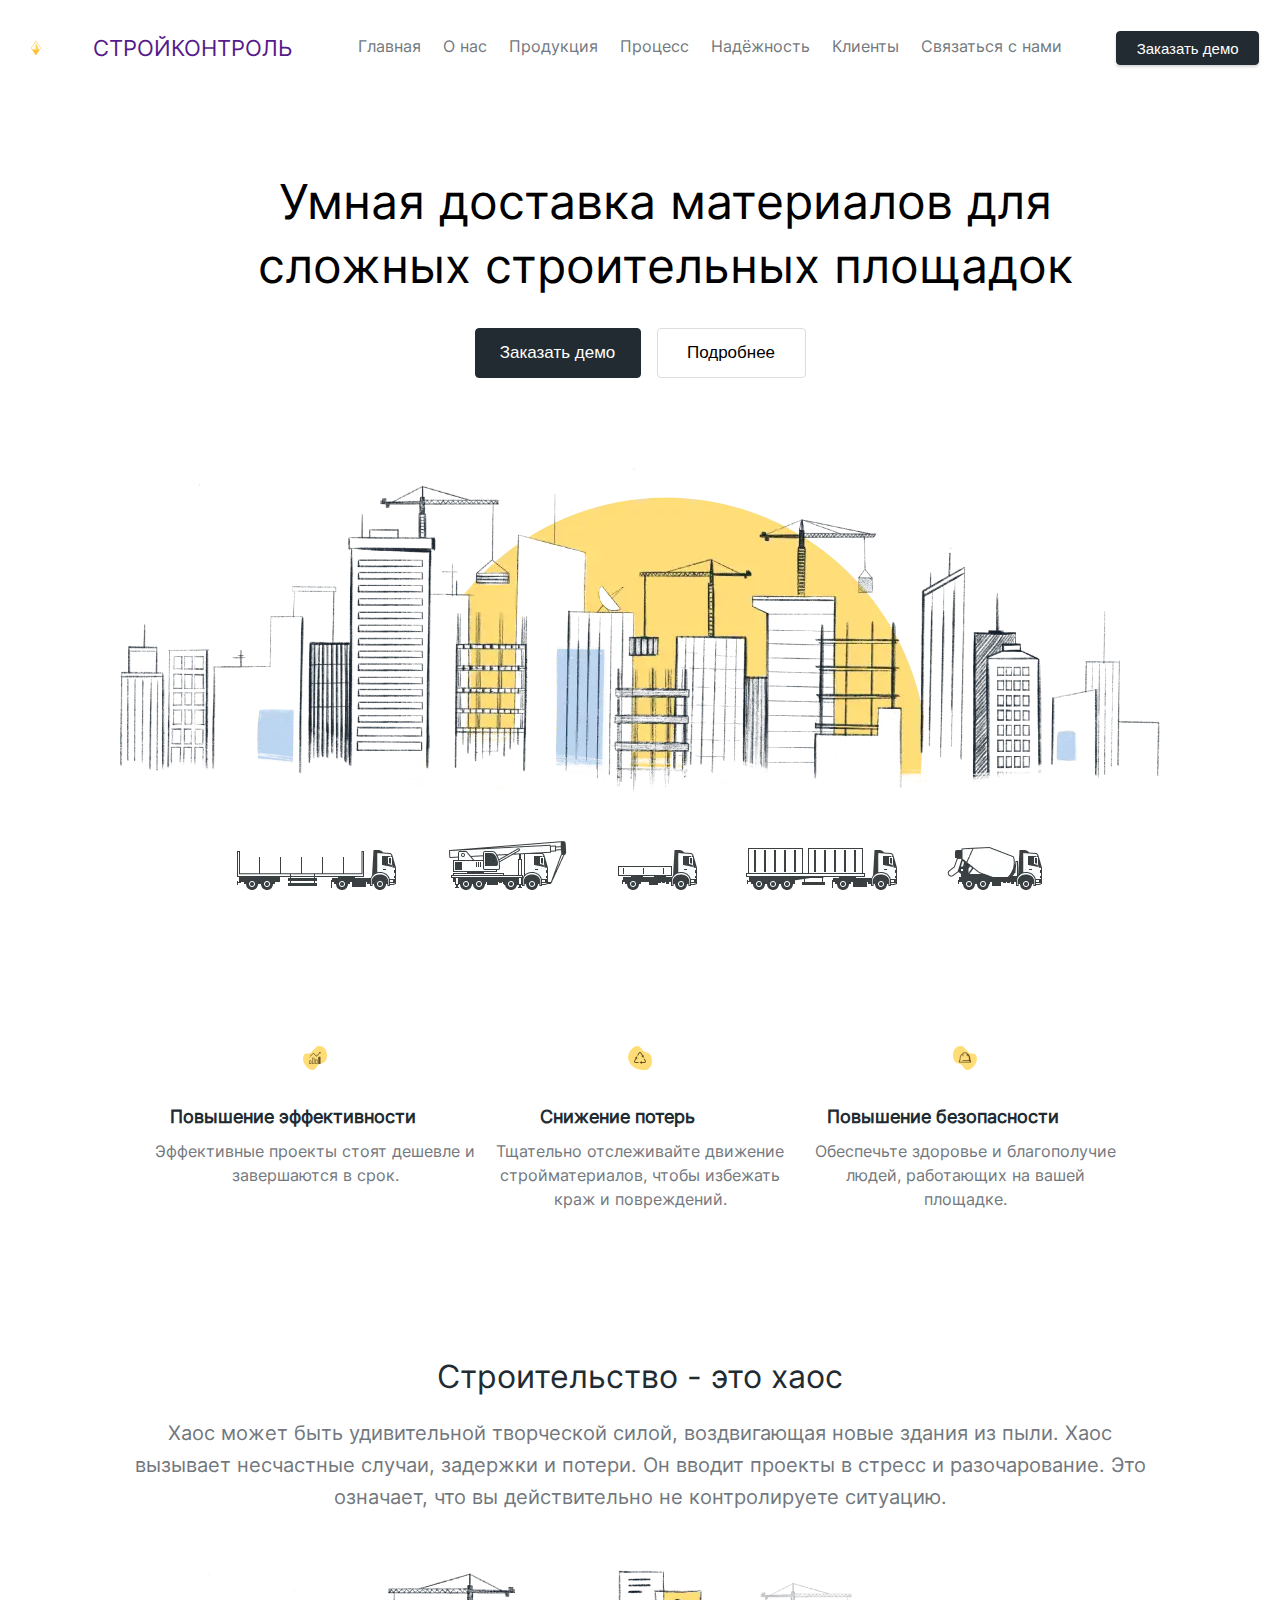
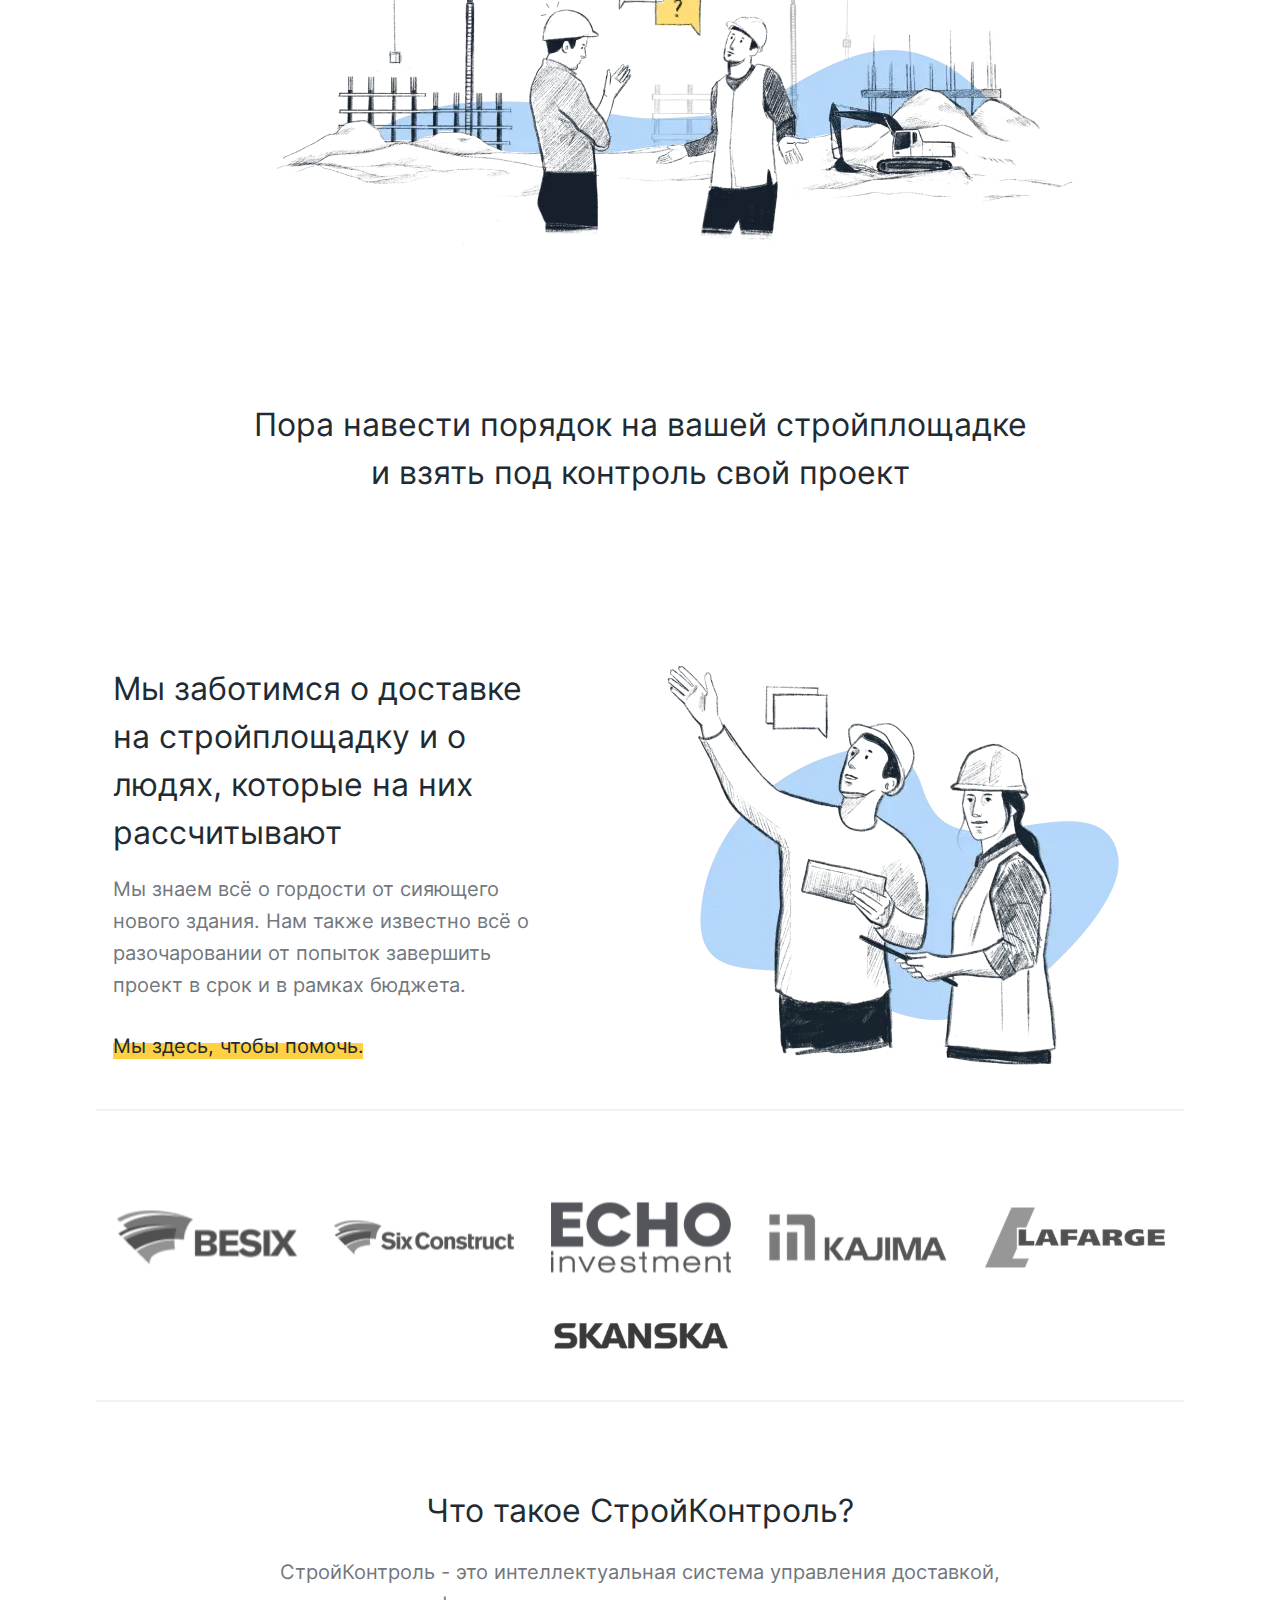
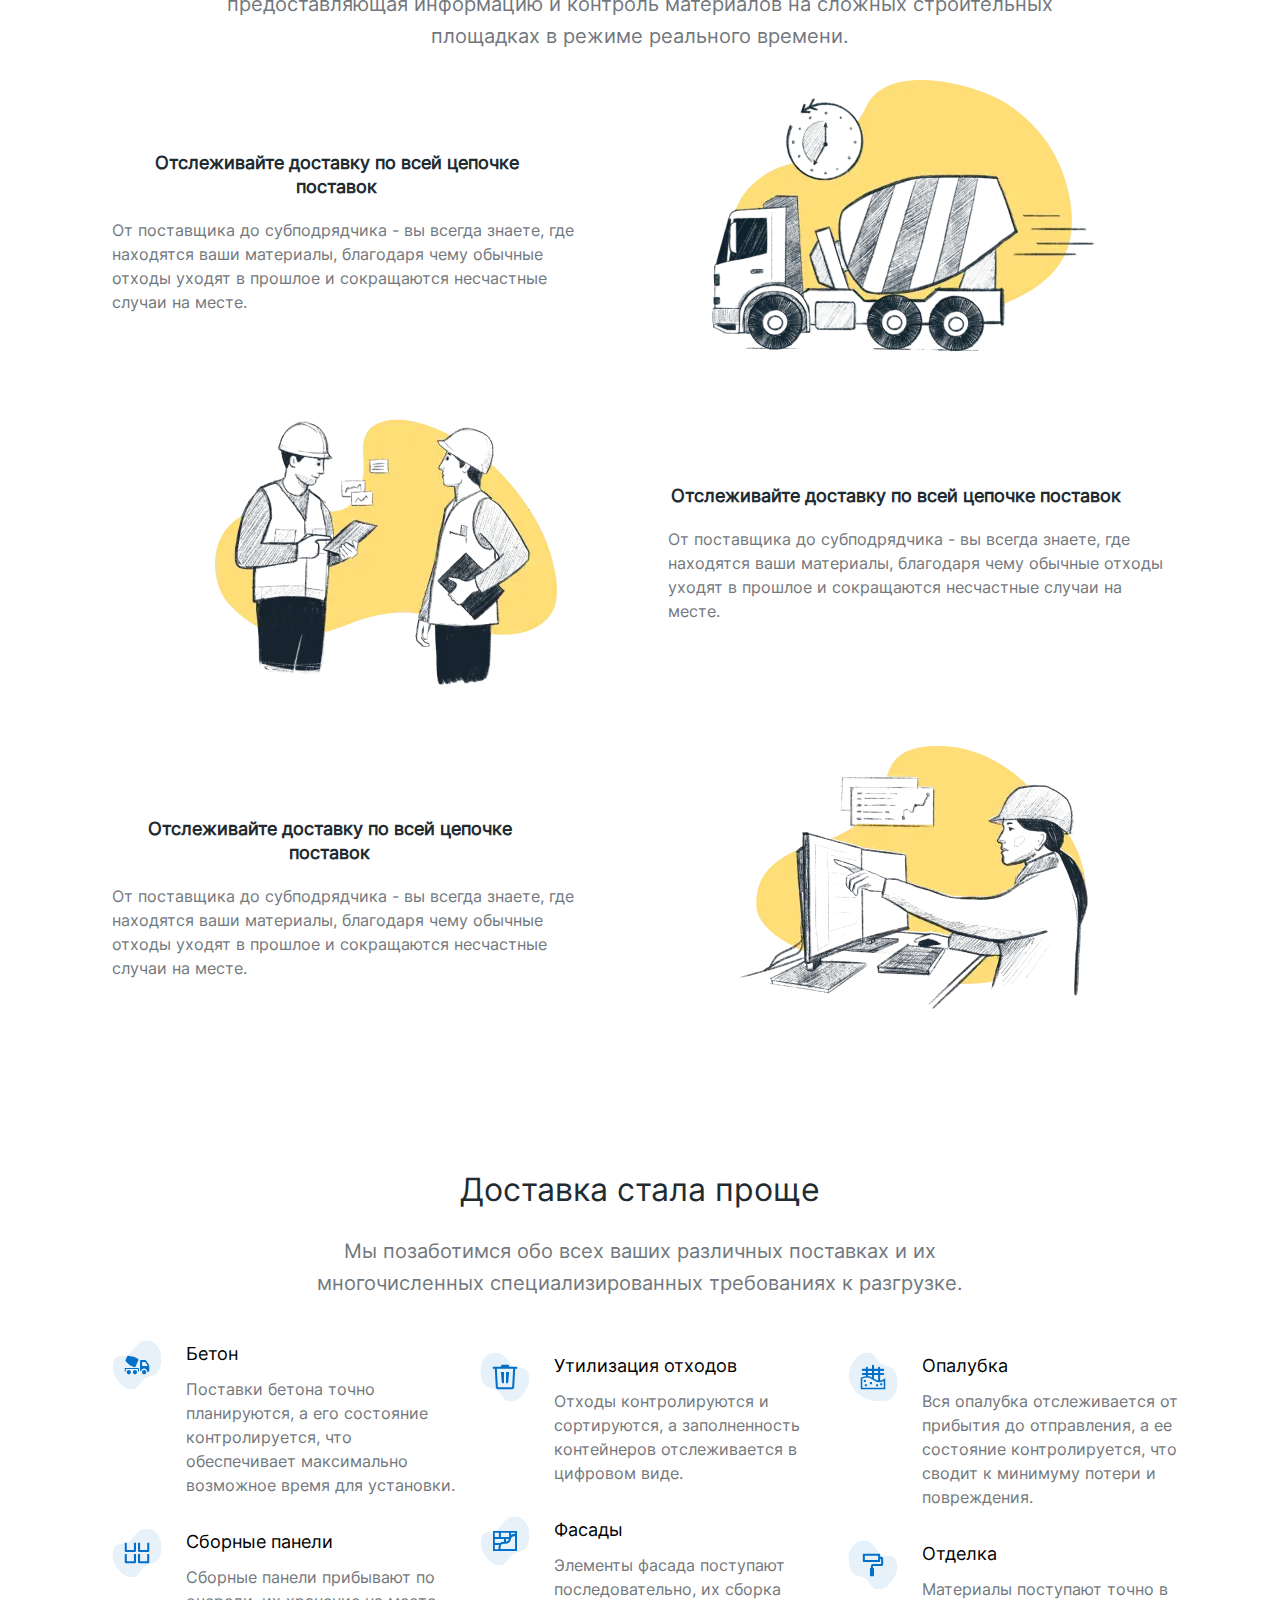
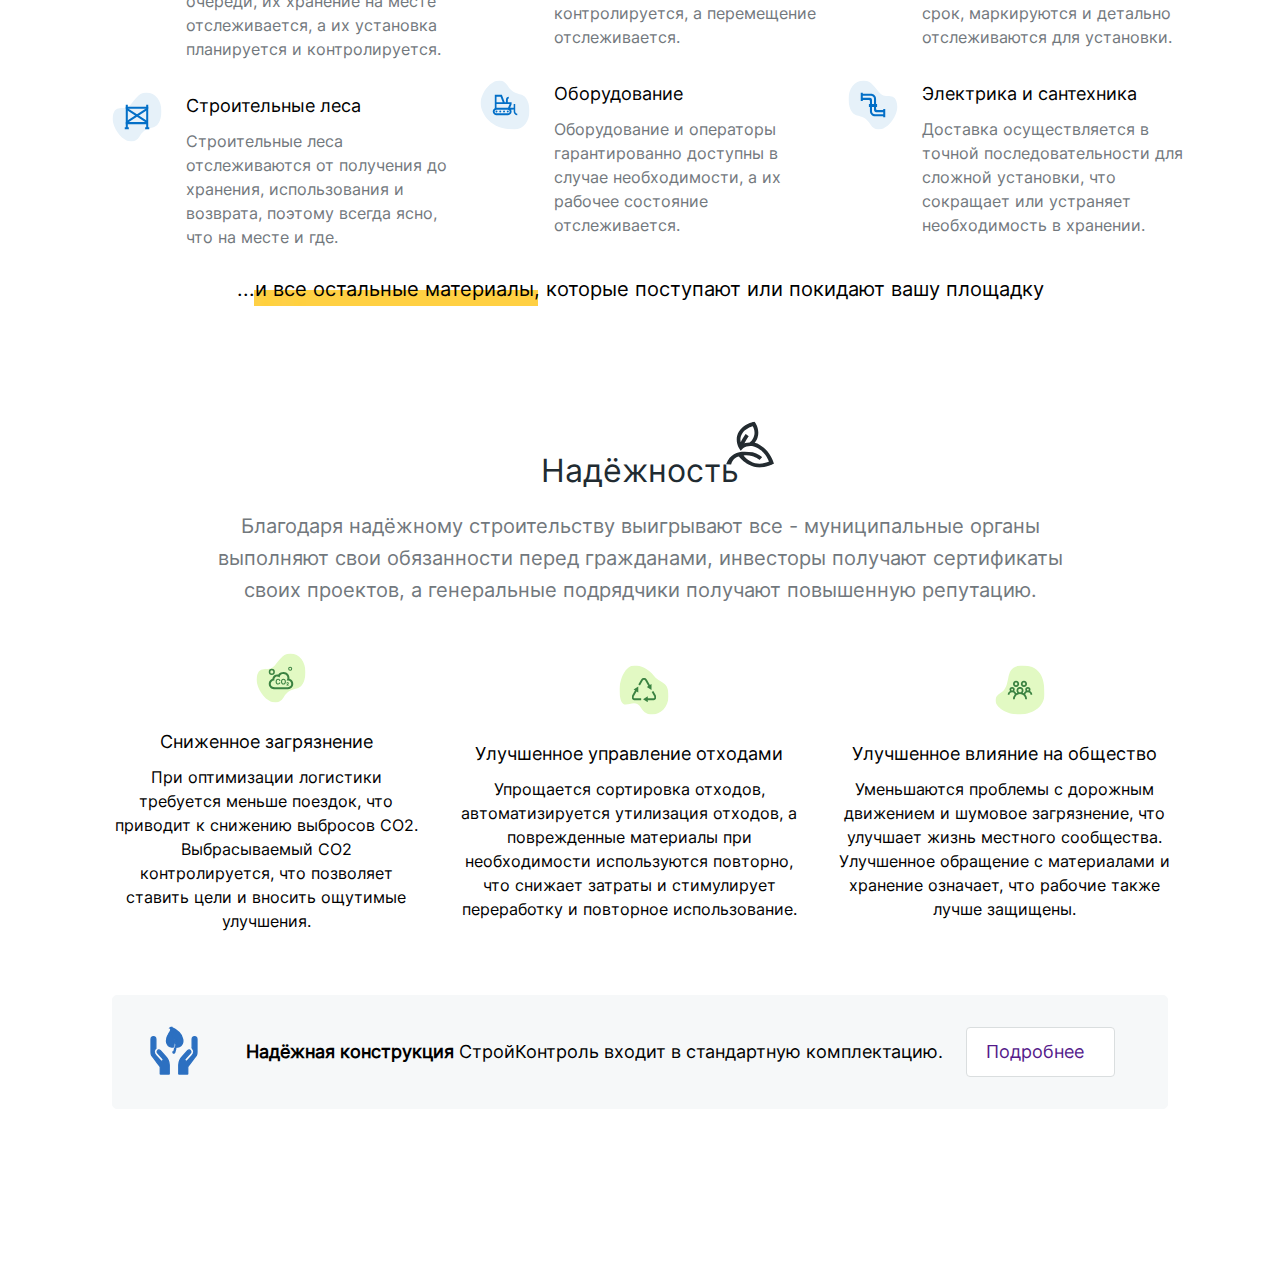
<file: index.html>
<!DOCTYPE html><html lang="ru"><head>	<meta charset="UTF-8">	<meta name="viewport" content="width=device-width, initial-scale=1.0, maximum-scale=1.0, user-scalable=0">	<link rel="stylesheet" href="css/style.min.css">	<link rel="shortcut icon" href="/img/header/favicon.ico" type="image/png" />	<!-- Автор-->	<meta name="Generator" content="Visual Studio Code" />	<meta name="site-created" content="02.11.2020" />	<meta name="Author" content="Dr.Mayson" />	<meta name="Copyright" content="Dr.Mayson" />	<meta name="Reply-to" content="motrik_xxl@mail.ru" />	<meta name="Owner" content="Dr.Mayson" />	<meta name="Address" content="Minsk, Belarus" />	<!--команды для браузера-->	<meta http-equiv="Content-type" content="text/html;charset=UTF-8" />	<meta http-equiv="Content-Language" content="ru" />	<!--метотеги для поисковых систем-->	<title>...</title>	<meta name="description" content="..." />	<meta name="keywords" content="..." />	<meta name="robots" content="index, follow" /></head><body>	<div class="wrapper">		<header class="header">    <div class="container">        <div class="header__body">            <div class="header__logo">                <a href=""><picture><source srcset="img/icons/icons.svg#logo" type="image/webp"><img src="img/icons/icons.svg#logo" class="svg-logo-dims" alt="logo" /></picture></a>            </div>            <div class="header__text">                <a href="">СтройКонтроль</a>            </div>            <nav class="header__menu">                <ul class="header__list">                    <li>                        <a href="" class="header__link">Главная</a>                    </li>                    <li>                        <a href="" class="header__link">О нас</a>                    </li>                    <li>                        <a href="" class="header__link">Продукция</a>                    </li>                    <li>                        <a href="" class="header__link">Процесс</a>                    </li>                    <li>                        <a href="" class="header__link">Надёжность</a>                    </li>                    <li>                        <a href="" class="header__link">Клиенты</a>                    </li>                    <li>                        <a href="" class="header__link">Связаться с нами</a>                    </li>                </ul>            </nav>            <div class="header__btn">                <div class="btn_text">                    Заказать демо                </div>            </div>            <div class="header__burger">                <span></span>            </div>        </div>    </div></header>		<div class="introduction">    <div class="introduction_container">        <div class="introduction__body">            <div class="introduction__title">                <h1>Умная доставка материалов для сложных строительных площадок</h1>            </div>            <div class="introduction__btn">                <div class="btn_sale">                    <a href="">Заказать демо</a>                </div>                <div class="btn_more">                    <a href="">Подробнее</a>                </div>            </div>            <div class="introduction__images">                <div class="image__content">                    <picture><source srcset="img/header/Rectangle.webp" type="image/webp"><img src="img/header/Rectangle.png" title="" alt=""></picture>                </div>                <div class="image__content2">                    <picture><source srcset="img/header/Rectangle2.webp" type="image/webp"><img src="img/header/Rectangle2.png" title="" alt=""></picture>                </div>            </div>            <div class="column">                <div class="column_content">                    <div class="column_icon">                        <picture><source srcset="img/icons/icons.svg#Frame" type="image/webp"><img src="img/icons/icons.svg#Frame" class="svg-Frame-dims" alt="Frame" /></picture>                    </div>                    <div class="column_title">                        <h2>Повышение эффективности</h2>                    </div>                    <div class="column_subtitle">                        <p>Эффективные проекты стоят дешевле                            и завершаются в срок.</p>                    </div>                </div>                <div class="column_content">                    <div class="column_icon">                        <picture><source srcset="img/icons/icons.svg#Frame2" type="image/webp"><img src="img/icons/icons.svg#Frame2" class="svg-Frame2-dims" alt="Frame2" /></picture>                    </div>                    <div class="column_title">                        <h2>Снижение потерь</h2>                    </div>                    <div class="column_subtitle">                        <p>Тщательно отслеживайте движение стройматериалов, чтобы избежать краж и повреждений.</p>                    </div>                </div>                <div class="column_content">                    <div class="column_icon">                        <picture><source srcset="img/icons/icons.svg#Frame3" type="image/webp"><img src="img/icons/icons.svg#Frame3" class="svg-Frame3-dims" alt="Frame3" /></picture>                    </div>                    <div class="column_title">                        <h2>Повышение безопасности</h2>                    </div>                    <div class="column_subtitle">                        <p>Обеспечьте здоровье и благополучие людей, работающих на вашей площадке.</p>                    </div>                </div>            </div>            <div class="introduction__shortly">                <div class="title">                    <div class="title__text">                        Строительство - это хаос                    </div>                </div>                <div class="subtitle">                    <div class="subtitle__text">                        Хаос может быть удивительной творческой силой, воздвигающая новые здания из пыли.                        Хаос вызывает несчастные случаи, задержки и потери. Он вводит проекты в стресс и разочарование.                        Это означает, что вы действительно не контролируете ситуацию.                    </div>                </div>                <div class="introduction__images">                    <div class="image__content2">                        <picture><source srcset="img/header/Rectangle3.webp" type="image/webp"><img src="img/header/Rectangle3.png" title="" alt=""></picture>                    </div>                </div>            </div>        </div>    </div></div>		<main class="main">			<div class="target">    <div class="target__container">        <div class="target__body">            <div class="target__container">                <div class="title__text">                    <h2>Пора навести порядок на вашей стройплощадке                        и взять под контроль свой проект</h2>                </div>            </div>            <div class="type__column">                <div class="about__text">                    <div class="column__title">                        Мы заботимся о доставке на стройплощадку и о людях, которые на них рассчитывают                    </div>                    <div class="column__subtitle">                        Мы знаем всё о гордости от сияющего нового здания. Нам также известно всё о разочаровании от                        попыток завершить проект в срок и в рамках бюджета.                    </div>                    <div class="column__sentence">                        <div class="sentence__row">                            <picture><source srcset="img/main/target/Rect.webp" type="image/webp"><img src="img/main/target/Rect.png" title="" alt=""></picture>                        </div>                        <div class="sentence__text">                            Мы здесь, чтобы помочь.                        </div>                    </div>                </div>                <div class="column__image">                    <picture><source srcset="img/main/target/Rec.webp" type="image/webp"><img src="img/main/target/Rec.png" title="" alt=""></picture>                </div>            </div>            <div class="type__icons">                <div class="row"></div>                <picture><source srcset="img/icons/icons.svg#Rectangle" type="image/webp"><img src="img/icons/icons.svg#Rectangle" class="svg-Rectangle-dims" alt="Rectangle" /></picture>                <picture><source srcset="img/icons/icons.svg#Rectangle2" type="image/webp"><img src="img/icons/icons.svg#Rectangle2" class="svg-Rectangle2-dims" alt="Rectangle2" /></picture>                <picture><source srcset="img/icons/icons.svg#Rectangle3" type="image/webp"><img src="img/icons/icons.svg#Rectangle3" class="svg-Rectangle2-dims" alt="Rectangle3" /></picture>                <picture><source srcset="img/icons/icons.svg#Rectangle4" type="image/webp"><img src="img/icons/icons.svg#Rectangle4" class="svg-Rectangle2-dims" alt="Rectangle4" /></picture>                <picture><source srcset="img/icons/icons.svg#Rectangle5" type="image/webp"><img src="img/icons/icons.svg#Rectangle5" class="svg-Rectangle2-dims" alt="Rectangle5" /></picture>                <div class="icon__item">                    <picture><source srcset="img/icons/icons.svg#Rectangle6" type="image/webp"><img src="img/icons/icons.svg#Rectangle6" class="svg-Rectangle2-dims" alt="Rectangle6" /></picture>                </div>                <div class="row"></div>            </div>        </div>    </div></div>			<div class="delivery">   <div class="delivery__container">      <div class="delivery__body">         <div class="title__text">            <h2>Что такое СтройКонтроль?</h2>         </div>         <div class="delivery__subtitle">            <div class="subtitle__text">               СтройКонтроль - это интеллектуальная система управления доставкой, предоставляющая информацию и контроль               материалов на сложных строительных площадках в режиме реального времени.            </div>         </div>         <div class="delivery__rows">            <div class="row__item">               <div class="row__content">                  <div class="column_block">                     <div class="column_title">                        <h3>Отслеживайте доставку по всей цепочке поставок</h3>                     </div>                     <div class="item__subtitle">                        От поставщика до субподрядчика - вы всегда знаете, где находятся ваши материалы, благодаря чему                        обычные отходы уходят в прошлое и сокращаются несчастные случаи на месте.                     </div>                  </div>                  <div class="column__image">                     <picture><source srcset="img/main/delivery/dev1.webp" type="image/webp"><img src="img/main/delivery/dev1.png" alt=""></picture>                  </div>               </div>            </div>            <div class="row__item">               <div class="row__content">                  <div class="column__image">                     <picture><source srcset="img/main/delivery/dev2.webp" type="image/webp"><img src="img/main/delivery/dev2.png" alt=""></picture>                  </div>                  <div class="column_block">                     <div class="column_title">                        <h3>Отслеживайте доставку по всей цепочке поставок</h3>                     </div>                     <div class="item__subtitle">                        От поставщика до субподрядчика - вы всегда знаете, где находятся ваши материалы, благодаря чему                        обычные отходы уходят в прошлое и сокращаются несчастные случаи на месте.                     </div>                  </div>               </div>            </div>            <div class="row__item">               <div class="row__content">                  <div class="column_block">                     <div class="column_title">                        <h3>Отслеживайте доставку по всей цепочке поставок</h3>                     </div>                     <div class="item__subtitle">                        От поставщика до субподрядчика - вы всегда знаете, где находятся ваши материалы, благодаря чему                        обычные отходы уходят в прошлое и сокращаются несчастные случаи на месте.                     </div>                  </div>                  <div class="column__image">                     <picture><source srcset="img/main/delivery/dev3.webp" type="image/webp"><img src="img/main/delivery/dev3.png" alt=""></picture>                  </div>               </div>            </div>         </div>      </div>   </div></div>			<div class="service">   <div class="service__container">      <div class="service__body">         <div class="service__title">            <div class="service__title service">               <div class="title__text">                  <h2>Доставка стала проще</h2>               </div>            </div>            <div class="service__subtitle service">               <div class="subtitle__text">                  Мы позаботимся обо всех ваших различных поставках и их многочисленных специализированных требованиях к                  разгрузке.               </div>            </div>         </div>         <div class="service__block">            <div class="block__column">               <div class="block__sector">                  <div class="sector__icon">                     <div class="icon__block">                        <picture><source srcset="img/icons/icons.svg#1" type="image/webp"><img src="img/icons/icons.svg#1" class="svg-1-dims" alt="1" /></picture>                     </div>                  </div>                  <div class="sector__content">                     <div class="content__title">                        Бетон                     </div>                     <div class="content__text">                        Поставки бетона точно планируются, а его состояние контролируется, что обеспечивает максимально                        возможное время для установки.                     </div>                  </div>               </div>               <div class="block__sector">                  <div class="sector__icon">                     <div class="icon__block">                        <picture><source srcset="img/icons/icons.svg#2" type="image/webp"><img src="img/icons/icons.svg#2" class="svg-2-dims" alt="2" /></picture>                     </div>                  </div>                  <div class="sector__content">                     <div class="content__title">                        Сборные панели                     </div>                     <div class="content__text">                        Сборные панели прибывают по очереди, их хранение на месте отслеживается, а их установка                        планируется и контролируется.                     </div>                  </div>               </div>               <div class="block__sector">                  <div class="sector__icon">                     <div class="icon__block">                        <picture><source srcset="img/icons/icons.svg#3" type="image/webp"><img src="img/icons/icons.svg#3" class="svg-3-dims" alt="3" /></picture>                     </div>                  </div>                  <div class="sector__content">                     <div class="content__title">                        Строительные леса                     </div>                     <div class="content__text">                        Строительные леса отслеживаются от получения до хранения, использования и возврата, поэтому                        всегда ясно, что на месте и где.                     </div>                  </div>               </div>            </div>            <div class="block__column">               <div class="block__sector">                  <div class="sector__icon">                     <div class="icon__block">                        <picture><source srcset="img/icons/icons.svg#4" type="image/webp"><img src="img/icons/icons.svg#4" class="svg-4-dims" alt="4" /></picture>                     </div>                  </div>                  <div class="sector__content">                     <div class="content__title">                        Утилизация отходов                     </div>                     <div class="content__text">                        Отходы контролируются и сортируются, а заполненность контейнеров отслеживается в цифровом виде.                     </div>                  </div>               </div>               <div class="block__sector">                  <div class="sector__icon">                     <div class="icon__block">                        <picture><source srcset="img/icons/icons.svg#5" type="image/webp"><img src="img/icons/icons.svg#5" class="svg-5-dims" alt="5" /></picture>                     </div>                  </div>                  <div class="sector__content">                     <div class="content__title">                        Фасады                     </div>                     <div class="content__text">                        Элементы фасада поступают последовательно, их сборка контролируется, а перемещение                        отслеживается.                     </div>                  </div>               </div>               <div class="block__sector">                  <div class="sector__icon">                     <div class="icon__block">                        <picture><source srcset="img/icons/icons.svg#6" type="image/webp"><img src="img/icons/icons.svg#6" class="svg-6-dims" alt="6" /></picture>                     </div>                  </div>                  <div class="sector__content">                     <div class="content__title">                        Оборудование                     </div>                     <div class="content__text">                        Оборудование и операторы гарантированно доступны в случае необходимости, а их рабочее состояние                        отслеживается.                     </div>                  </div>               </div>            </div>            <div class="block__column">               <div class="block__sector">                  <div class="sector__icon">                     <div class="icon__block">                        <picture><source srcset="img/icons/icons.svg#7" type="image/webp"><img src="img/icons/icons.svg#7" class="svg-7-dims" alt="7" /></picture>                     </div>                  </div>                  <div class="sector__content">                     <div class="content__title">                        Опалубка                     </div>                     <div class="content__text">                        Вся опалубка отслеживается от прибытия до отправления, а ее состояние контролируется, что сводит                        к минимуму потери и повреждения.                     </div>                  </div>               </div>               <div class="block__sector">                  <div class="sector__icon">                     <div class="icon__block">                        <picture><source srcset="img/icons/icons.svg#8" type="image/webp"><img src="img/icons/icons.svg#8" class="svg-8-dims" alt="8" /></picture>                     </div>                  </div>                  <div class="sector__content">                     <div class="content__title">                        Отделка                     </div>                     <div class="content__text">                        Материалы поступают точно в срок, маркируются и детально отслеживаются для установки.                     </div>                  </div>               </div>               <div class="block__sector">                  <div class="sector__icon">                     <div class="icon__block">                        <picture><source srcset="img/icons/icons.svg#9" type="image/webp"><img src="img/icons/icons.svg#9" class="svg-9-dims" alt="9" /></picture>                     </div>                  </div>                  <div class="sector__content">                     <div class="content__title">                        Электрика и сантехника                     </div>                     <div class="content__text">                        Доставка осуществляется в точной последовательности для сложной установки, что сокращает или                        устраняет необходимость в хранении.                     </div>                  </div>               </div>            </div>         </div>         <div class="service__row">            <div class="row__img">               <picture><source srcset="img/main/service/row.webp" type="image/webp"><img src="img/main/service/row.png" alt=""></picture>            </div>            <div class="row__text">               ...и все остальные материалы, которые поступают или покидают вашу площадку            </div>         </div>      </div>   </div></div>			<div class="reliability">   <div class="reliability__container">      <div class="reliability__body">         <div class="reliability__title">            <div class="title__content">               <div class="content__image">                  <picture><source srcset="img/icons/icons.svg#55" type="image/webp"><img src="img/icons/icons.svg#55" class="svg-55-dims" alt="55" /></picture>               </div>               <div class="title__text reliability">                  <h2>Надёжность</h2>               </div>            </div>            <div class="title__subtitle">               <div class="subtitle__text">                  Благодаря надёжному строительству выигрывают все - муниципальные органы выполняют свои обязанности                  перед гражданами, инвесторы получают сертификаты своих проектов, а генеральные подрядчики получают                  повышенную репутацию.               </div>            </div>         </div>         <div class="universal__row">            <div class="row__column">               <div class="column__image">                  <picture><source srcset="img/icons/icons.svg#11" type="image/webp"><img src="img/icons/icons.svg#11" class="svg-11-dims" alt="11" /></picture>               </div>               <div class="column__text-title">                  Сниженное загрязнение               </div>               <div class="column__text-subtitle">                  При оптимизации логистики требуется меньше поездок, что приводит к снижению выбросов CO2.                  Выбрасываемый CO2 контролируется, что позволяет ставить цели и вносить ощутимые улучшения.               </div>            </div>            <div class="row__column">               <div class="column__image">                  <picture><source srcset="img/icons/icons.svg#22" type="image/webp"><img src="img/icons/icons.svg#22" class="svg-22-dims" alt="22" /></picture>               </div>               <div class="column__text-title">                  Улучшенное управление отходами               </div>               <div class="column__text-subtitle">                  Упрощается сортировка отходов, автоматизируется утилизация отходов, а поврежденные материалы при                  необходимости используются повторно, что снижает затраты и стимулирует переработку и повторное                  использование.               </div>            </div>            <div class="row__column">               <div class="column__image">                  <picture><source srcset="img/icons/icons.svg#33" type="image/webp"><img src="img/icons/icons.svg#33" class="svg-33-dims" alt="33" /></picture>               </div>               <div class="column__text-title">                  Улучшенное влияние на общество               </div>               <div class="column__text-subtitle">                  Уменьшаются проблемы с дорожным движением и шумовое загрязнение, что улучшает жизнь местного                  сообщества. Улучшенное обращение с материалами и хранение означает, что рабочие также лучше защищены.               </div>            </div>         </div>         <div class="reliability__aside">            <div class="aside__image">               <picture><source srcset="img/icons/icons.svg#44" type="image/webp"><img src="img/icons/icons.svg#44" class="svg-44-dims" alt="44" /></picture>            </div>            <div class="aside__text">               <span> Надёжная конструкция</span> СтройКонтроль входит в стандартную комплектацию.            </div>            <div class="aside__btn">               <a href="">Подробнее</a>            </div>         </div>      </div>   </div></div>					</main>		<script src="https://code.jquery.com/jquery-3.4.1.slim.min.js"></script>		<script src="js/script.min.js"></script>	</div></body></html>
</file>
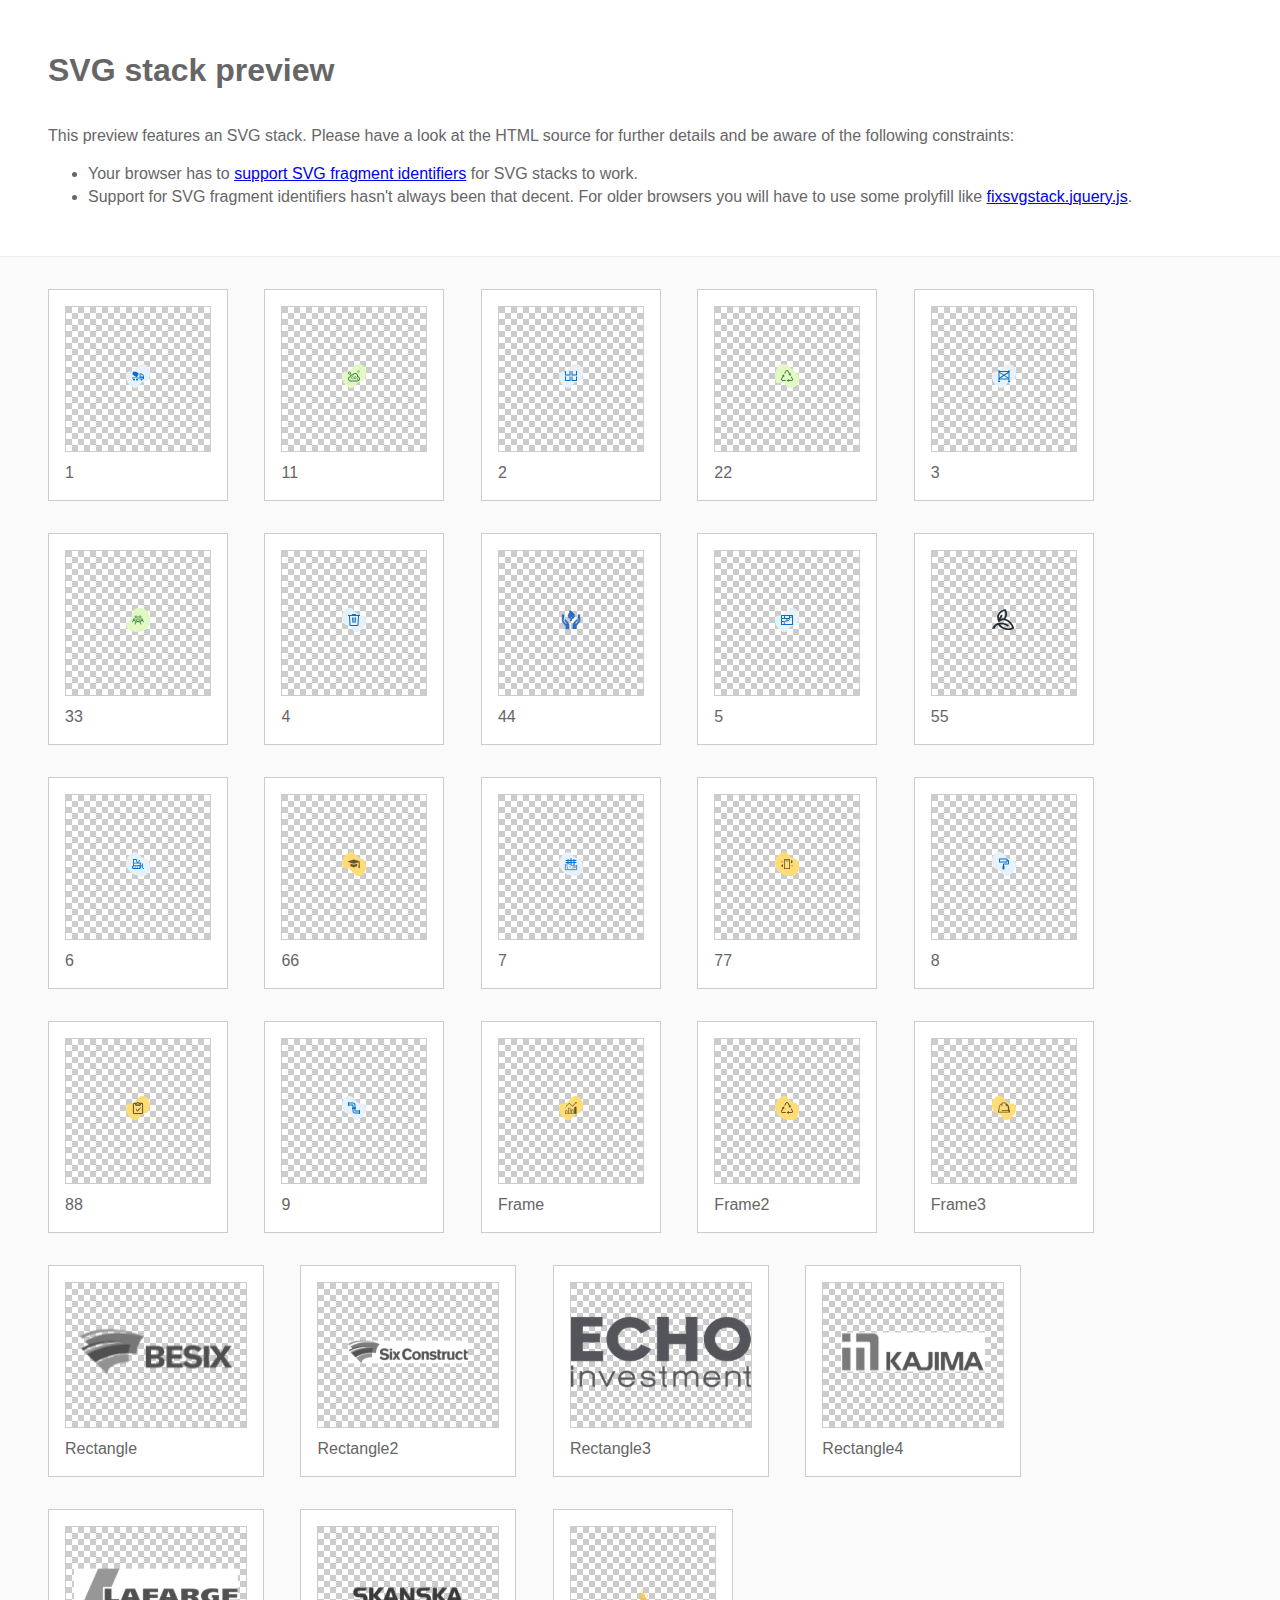
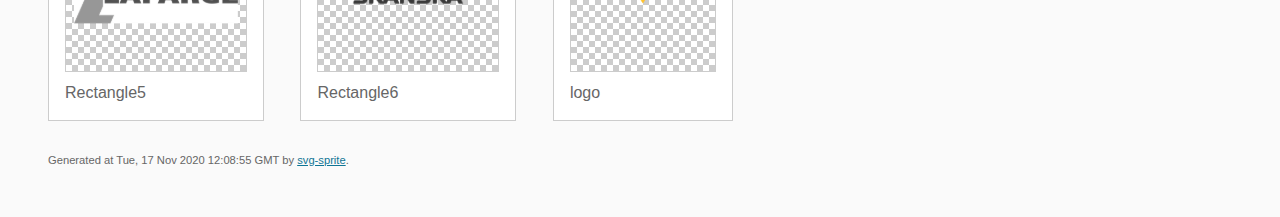
<file: img/stack/sprite.stack.html>
<!DOCTYPE html>
<html lang="en" xmlns="http://www.w3.org/1999/xhtml">
	<head>
		<meta charset="utf-8"/>
		<meta http-equiv="X-UA-Compatible" content="IE=Edge"/>
		<title>SVG stack preview | svg-sprite</title>
		<style>@charset "UTF-8";body{padding:0;margin:0;color:#666;background:#fafafa;font-family:Arial,Helvetica,sans-serif;font-size:1em;line-height:1.4}header{display:block;padding:3em 3em 2em 3em;background-color:#fff}header p{margin:2em 0 0 0}section{border-top:1px solid #eee;padding:2em 3em 0 3em}section ul{margin:0;padding:0}section li{display:inline;display:inline-block;background-color:#fff;position:relative;margin:0 2em 2em 0;vertical-align:top;border:1px solid #ccc;padding:1em 1em 3em 1em;cursor:default}.icon-box{margin:0;width:144px;height:144px;position:relative;background:#ccc url("[data-uri]") top left repeat;border:1px solid #ccc;display:table-cell;vertical-align:middle;text-align:center}.icon{display:inline;display:inline-block}h1{margin-top:0}h2{margin:0;padding:0;font-size:1em;font-weight:normal;white-space:nowrap;overflow:hidden;text-overflow:ellipsis;position:absolute;left:1em;right:1em;bottom:1em}footer{display:block;margin:0;padding:0 3em 3em 3em}footer p{margin:0;font-size:.7em}footer a{color:#0f7595;margin-left:0}</style>
		
<!--
	
Sprite shape dimensions
====================================================================================================
You will need to set the sprite shape dimensions via CSS when you use them as stack SVGs, otherwise
they would become a huge 100% in size. You may use the following dimension classes for doing so.
They might well be outsourced to an external stylesheet of course.

-->

<style type="text/css">
	.svg-1-dims { width: 48px; height: 48px; }
	.svg-11-dims { width: 48px; height: 48px; }
	.svg-2-dims { width: 48px; height: 48px; }
	.svg-22-dims { width: 48px; height: 48px; }
	.svg-3-dims { width: 48px; height: 48px; }
	.svg-33-dims { width: 48px; height: 48px; }
	.svg-4-dims { width: 48px; height: 48px; }
	.svg-44-dims { width: 38px; height: 38px; }
	.svg-5-dims { width: 48px; height: 48px; }
	.svg-55-dims { width: 43px; height: 41px; }
	.svg-6-dims { width: 48px; height: 48px; }
	.svg-66-dims { width: 48px; height: 48px; }
	.svg-7-dims { width: 48px; height: 48px; }
	.svg-77-dims { width: 48px; height: 48px; }
	.svg-8-dims { width: 48px; height: 48px; }
	.svg-88-dims { width: 48px; height: 48px; }
	.svg-9-dims { width: 48px; height: 48px; }
	.svg-Frame-dims { width: 48px; height: 48px; }
	.svg-Frame2-dims { width: 48px; height: 48px; }
	.svg-Frame3-dims { width: 48px; height: 48px; }
	.svg-Rectangle-dims { width: 180px; height: 76px; }
	.svg-Rectangle2-dims { width: 180px; height: 60px; }
	.svg-Rectangle3-dims { width: 180px; height: 90px; }
	.svg-Rectangle4-dims { width: 180px; height: 72px; }
	.svg-Rectangle5-dims { width: 180px; height: 82px; }
	.svg-Rectangle6-dims { width: 180px; height: 57px; }
	.svg-logo-dims { width: 30px; height: 44px; }
</style>

<!--
====================================================================================================
-->

	</head>
	<body>
		<header>
			<h1>SVG stack preview</h1>
			<p>This preview features an SVG stack. Please have a look at the HTML source for further details and be aware of the following constraints:</p>
			<ul>
				<li>Your browser has to <a href="http://caniuse.com/#feat=svg-fragment" target="_blank">support SVG fragment identifiers</a> for SVG stacks to work.</li>
				<li>Support for SVG fragment identifiers hasn't always been that decent. For older browsers you will have to use some prolyfill like <a href="https://github.com/preciousforever/SVG-Stacker/blob/master/fixsvgstack.jquery.js" target="_blank">fixsvgstack.jquery.js</a>.</li>
			</ul>
		</header>
		<section>
			
<!--
	
SVG stack
====================================================================================================
These SVG images make use of fragment identifiers (IDs) to reference certain portions of the
external sprite. By default, all shapes inside the sprite are hidden by CSS. The `:target` pseudo
selector is used to show the very shape that is referenced by the fragment identifier.  

-->

			<ul>
				
				<li title="1">
					<div class="icon-box">
						
						<!-- 1 -->
						<img src="../icons/icons.svg#1" class="svg-1-dims" alt="1"/>
						
					</div>
					<h2>1</h2>
				</li>
				<li title="11">
					<div class="icon-box">
						
						<!-- 11 -->
						<img src="../icons/icons.svg#11" class="svg-11-dims" alt="11"/>
						
					</div>
					<h2>11</h2>
				</li>
				<li title="2">
					<div class="icon-box">
						
						<!-- 2 -->
						<img src="../icons/icons.svg#2" class="svg-2-dims" alt="2"/>
						
					</div>
					<h2>2</h2>
				</li>
				<li title="22">
					<div class="icon-box">
						
						<!-- 22 -->
						<img src="../icons/icons.svg#22" class="svg-22-dims" alt="22"/>
						
					</div>
					<h2>22</h2>
				</li>
				<li title="3">
					<div class="icon-box">
						
						<!-- 3 -->
						<img src="../icons/icons.svg#3" class="svg-3-dims" alt="3"/>
						
					</div>
					<h2>3</h2>
				</li>
				<li title="33">
					<div class="icon-box">
						
						<!-- 33 -->
						<img src="../icons/icons.svg#33" class="svg-33-dims" alt="33"/>
						
					</div>
					<h2>33</h2>
				</li>
				<li title="4">
					<div class="icon-box">
						
						<!-- 4 -->
						<img src="../icons/icons.svg#4" class="svg-4-dims" alt="4"/>
						
					</div>
					<h2>4</h2>
				</li>
				<li title="44">
					<div class="icon-box">
						
						<!-- 44 -->
						<img src="../icons/icons.svg#44" class="svg-44-dims" alt="44"/>
						
					</div>
					<h2>44</h2>
				</li>
				<li title="5">
					<div class="icon-box">
						
						<!-- 5 -->
						<img src="../icons/icons.svg#5" class="svg-5-dims" alt="5"/>
						
					</div>
					<h2>5</h2>
				</li>
				<li title="55">
					<div class="icon-box">
						
						<!-- 55 -->
						<img src="../icons/icons.svg#55" class="svg-55-dims" alt="55"/>
						
					</div>
					<h2>55</h2>
				</li>
				<li title="6">
					<div class="icon-box">
						
						<!-- 6 -->
						<img src="../icons/icons.svg#6" class="svg-6-dims" alt="6"/>
						
					</div>
					<h2>6</h2>
				</li>
				<li title="66">
					<div class="icon-box">
						
						<!-- 66 -->
						<img src="../icons/icons.svg#66" class="svg-66-dims" alt="66"/>
						
					</div>
					<h2>66</h2>
				</li>
				<li title="7">
					<div class="icon-box">
						
						<!-- 7 -->
						<img src="../icons/icons.svg#7" class="svg-7-dims" alt="7"/>
						
					</div>
					<h2>7</h2>
				</li>
				<li title="77">
					<div class="icon-box">
						
						<!-- 77 -->
						<img src="../icons/icons.svg#77" class="svg-77-dims" alt="77"/>
						
					</div>
					<h2>77</h2>
				</li>
				<li title="8">
					<div class="icon-box">
						
						<!-- 8 -->
						<img src="../icons/icons.svg#8" class="svg-8-dims" alt="8"/>
						
					</div>
					<h2>8</h2>
				</li>
				<li title="88">
					<div class="icon-box">
						
						<!-- 88 -->
						<img src="../icons/icons.svg#88" class="svg-88-dims" alt="88"/>
						
					</div>
					<h2>88</h2>
				</li>
				<li title="9">
					<div class="icon-box">
						
						<!-- 9 -->
						<img src="../icons/icons.svg#9" class="svg-9-dims" alt="9"/>
						
					</div>
					<h2>9</h2>
				</li>
				<li title="Frame">
					<div class="icon-box">
						
						<!-- Frame -->
						<img src="../icons/icons.svg#Frame" class="svg-Frame-dims" alt="Frame"/>
						
					</div>
					<h2>Frame</h2>
				</li>
				<li title="Frame2">
					<div class="icon-box">
						
						<!-- Frame2 -->
						<img src="../icons/icons.svg#Frame2" class="svg-Frame2-dims" alt="Frame2"/>
						
					</div>
					<h2>Frame2</h2>
				</li>
				<li title="Frame3">
					<div class="icon-box">
						
						<!-- Frame3 -->
						<img src="../icons/icons.svg#Frame3" class="svg-Frame3-dims" alt="Frame3"/>
						
					</div>
					<h2>Frame3</h2>
				</li>
				<li title="Rectangle">
					<div class="icon-box">
						
						<!-- Rectangle -->
						<img src="../icons/icons.svg#Rectangle" class="svg-Rectangle-dims" alt="Rectangle"/>
						
					</div>
					<h2>Rectangle</h2>
				</li>
				<li title="Rectangle2">
					<div class="icon-box">
						
						<!-- Rectangle2 -->
						<img src="../icons/icons.svg#Rectangle2" class="svg-Rectangle2-dims" alt="Rectangle2"/>
						
					</div>
					<h2>Rectangle2</h2>
				</li>
				<li title="Rectangle3">
					<div class="icon-box">
						
						<!-- Rectangle3 -->
						<img src="../icons/icons.svg#Rectangle3" class="svg-Rectangle3-dims" alt="Rectangle3"/>
						
					</div>
					<h2>Rectangle3</h2>
				</li>
				<li title="Rectangle4">
					<div class="icon-box">
						
						<!-- Rectangle4 -->
						<img src="../icons/icons.svg#Rectangle4" class="svg-Rectangle4-dims" alt="Rectangle4"/>
						
					</div>
					<h2>Rectangle4</h2>
				</li>
				<li title="Rectangle5">
					<div class="icon-box">
						
						<!-- Rectangle5 -->
						<img src="../icons/icons.svg#Rectangle5" class="svg-Rectangle5-dims" alt="Rectangle5"/>
						
					</div>
					<h2>Rectangle5</h2>
				</li>
				<li title="Rectangle6">
					<div class="icon-box">
						
						<!-- Rectangle6 -->
						<img src="../icons/icons.svg#Rectangle6" class="svg-Rectangle6-dims" alt="Rectangle6"/>
						
					</div>
					<h2>Rectangle6</h2>
				</li>
				<li title="logo">
					<div class="icon-box">
						
						<!-- logo -->
						<img src="../icons/icons.svg#logo" class="svg-logo-dims" alt="logo"/>
						
					</div>
					<h2>logo</h2>
				</li>
			</ul>

<!--
====================================================================================================
-->

		</section>
		<footer>
			<p>Generated at Tue, 17 Nov 2020 12:08:55 GMT by <a href="https://github.com/jkphl/svg-sprite" target="_blank">svg-sprite</a>.</p>
		</footer>
	</body>
</html>
</file>
<file: css/style.min.css>
@charset "UTF-8";a,abbr,acronym,address,applet,article,aside,audio,b,big,blockquote,body,canvas,caption,center,cite,code,dd,del,details,dfn,div,dl,dt,em,embed,fieldset,figcaption,figure,footer,form,h1,h2,h3,h4,h5,h6,header,hgroup,html,i,iframe,img,ins,kbd,label,legend,li,mark,menu,nav,object,ol,output,p,pre,q,ruby,s,samp,section,small,span,strike,strong,sub,summary,sup,table,tbody,td,tfoot,th,thead,time,tr,tt,u,ul,var,video{margin:0;padding:0;border:0;font-size:100%;font:inherit;vertical-align:baseline}article,aside,details,figcaption,figure,footer,header,hgroup,menu,nav,section{display:block}body{line-height:1}ol,ul{list-style:none}blockquote,q{quotes:none}blockquote:after,blockquote:before,q:after,q:before{content:"";content:none}table{border-collapse:collapse;border-spacing:0}@font-face{font-family:InterBold;font-display:swap;src:url(../fonts/InterBold.woff) format("woff"),url(../fonts/InterBold.woff2) format("woff2");font-weight:700;font-style:normal}@font-face{font-family:Inter;font-display:swap;src:url(../fonts/Inter.woff) format("woff"),url(../fonts/Inter.woff2) format("woff2");font-weight:400;font-style:normal}.column,.header__body,.header__list,.introduction__btn,.row__content,.type__column{display:-webkit-box;display:-ms-flexbox;display:flex;-webkit-box-orient:horizontal;-webkit-box-direction:normal;-ms-flex-direction:row;flex-direction:row}.introduction__shortly{display:-webkit-box;display:-ms-flexbox;display:flex;-webkit-box-orient:vertical;-webkit-box-direction:normal;-ms-flex-direction:column;flex-direction:column}.wrapper{margin:0 auto;max-width:1440px}.container{max-width:1440pxpx;margin:0 auto;width:100%}.svg-1-dims{width:98px;height:98px}.svg-2-dims{width:98px;height:98px}.svg-3-dims{width:98px;height:98px}.svg-4-dims{width:98px;height:98px}.svg-5-dims{width:98px;height:98px}.svg-6-dims{width:98px;height:98px}.svg-7-dims{width:98px;height:98px}.svg-8-dims{width:98px;height:98px}.svg-9-dims{width:98px;height:98px}.svg-Frame-dims{width:48px;height:48px}.svg-Frame2-dims{width:48px;height:48px}.svg-Frame3-dims{width:48px;height:48px}.svg-Rectangle-dims{width:180px;height:76px}.svg-Rectangle2-dims{width:180px;height:60px}.svg-Rectangle3-dims{width:180px;height:90px}.svg-Rectangle4-dims{width:180px;height:72px}.svg-Rectangle5-dims{width:180px;height:82px}.svg-Rectangle6-dims{width:180px;height:57px}.svg-logo-dims{width:30px;height:44px}.svg-11-dims{width:98px;height:98px}.svg-22-dims{width:98px;height:98px}.svg-33-dims{width:98px;height:98px}.svg-44-dims{width:98px;height:98px}.svg-55-dims{width:93px;height:91px}.svg-66-dims{width:98px;height:98px}.svg-77-dims{width:98px;height:98px}.svg-88-dims{width:98px;height:98px}.header__logo{padding:26px 0 26px 27px}.header__text{font-family:Inter;font-size:22px;line-height:27px;text-transform:uppercase;padding:34.5px 0}.header__list{padding:37px 0 0 280px}.header__link{font-family:Inter;font-size:16px;line-height:19px;color:#72787d;padding-right:22px}.header__btn{width:143px;height:34px;background:#212b31;border:1px solid #212b31;-webkit-box-sizing:border-box;box-sizing:border-box;-webkit-box-shadow:0 2px 3px rgba(0,0,0,.16);box-shadow:0 2px 3px rgba(0,0,0,.16);border-radius:4px;margin:31px 0 31px -10px}.header__burger{display:none;width:50px;position:absolute}.header__burger .burger{height:10px;background-color:#000;margin-bottom:1px}.container{max-width:1440px;height:96px}.btn_text{font-family:Arial;font-size:15px;line-height:16px;text-align:center;color:#fff;padding:9px 0}.introduction_container{max-width:1040px;margin:0 auto}.introduction__title{max-width:818px;padding-top:74px;font-family:Inter;font-size:48px;line-height:64px;margin:0 auto;padding-left:50px;text-align:center}.introduction__btn{-webkit-box-pack:center;-ms-flex-pack:center;justify-content:center;text-align:center;padding-top:30px}.btn_sale{width:166px;height:50px;background:#212b31;border:1px solid #212b31;-webkit-box-sizing:border-box;box-sizing:border-box;border-radius:4px;margin-right:16px;display:-webkit-box;display:-ms-flexbox;display:flex;-webkit-box-orient:vertical;-webkit-box-direction:normal;-ms-flex-direction:column;flex-direction:column;-webkit-box-align:center;-ms-flex-align:center;align-items:center;-webkit-box-pack:center;-ms-flex-pack:center;justify-content:center}.btn_sale a{font-family:Arial;font-size:17px;line-height:24px;text-align:center;color:#fff}.btn_more{width:149px;height:50px;background:#fff;border:1px solid #dadedf;-webkit-box-sizing:border-box;box-sizing:border-box;border-radius:4px;display:-webkit-box;display:-ms-flexbox;display:flex;-webkit-box-orient:vertical;-webkit-box-direction:normal;-ms-flex-direction:column;flex-direction:column;-webkit-box-align:center;-ms-flex-align:center;align-items:center;-webkit-box-pack:center;-ms-flex-pack:center;justify-content:center}.btn_more a{font-family:Arial;font-size:17px;line-height:24px;text-align:center;color:#000}.image__content{padding-top:88px;max-width:100%}.image__content img{max-width:100%}.image__content2{margin-top:36px;text-align:center;overflow:hidden}.image__content2 img{max-width:100%}.column{-webkit-box-pack:center;-ms-flex-pack:center;justify-content:center}.column_content{margin-top:140px;max-width:325px}.column_icon{text-align:center}.column_title{font-family:Inter;font-size:18px;line-height:24px;text-align:center;padding-top:20px}.column_subtitle{font-family:Inter;font-size:16px;line-height:24px;text-align:center;color:#72787d;padding-top:10px}.introduction__shortly{-webkit-box-align:center;-ms-flex-align:center;align-items:center}.title{max-width:406px;margin-top:142px}.title__text{font-family:Inter;font-size:32px;line-height:48px;text-align:center;color:#212b31}.subtitle{max-width:1015px;margin-top:16px}.subtitle__text{font-family:Inter;font-size:20px;line-height:32px;text-align:center;color:#72787d}.target__container{max-width:1088px;margin:0 auto}.target__title{margin-top:144px}.title__text{max-width:781px;margin:0 auto}.title__text h2{padding-top:145px}.type__column{margin-top:168px;padding-left:17px;margin-bottom:-30px}.type__icons{text-align:center}.type__icons img{max-width:182px;height:95px;padding:79px 16px 0 17px}.column__title{font-family:Inter;font-size:32px;line-height:48px;color:#212b31;max-width:489px}.column__subtitle{font-family:Inter;font-size:20px;line-height:32px;color:#72787d;max-width:542px;padding-top:16px}.column__sentence .sentence__text{font-family:Inter;font-size:20px;line-height:32px;color:#212b31;padding-top:30px;position:absolute}.column__sentence .sentence__row{position:relative;top:62px;margin-top:-20px}.row{border:1px solid #eef2f3;max-width:1090px;margin:0 auto;margin-top:71px}.icon__item{text-align:center}.icon__item .svg-Rectangle2-dims{padding-top:0;margin-bottom:-57px}.delivery__body{max-width:1056px;margin:0 auto;margin-top:-60px}.delivery__subtitle{max-width:827px;margin:0 auto;padding-top:21px}.row__item{padding-bottom:30px}.row__content{-webkit-box-pack:justify;-ms-flex-pack:justify;justify-content:space-between;padding-top:28px}.column_block{max-width:500px;padding-top:51px}.column_title{font-family:Inter;font-weight:700;font-size:18px;line-height:24px;color:#212b31;padding-right:45px}.column__image{padding-right:65px}.item__subtitle{font-family:Inter;font-size:16px;line-height:24px;color:#72787d;padding-top:19px}.service__container{max-width:1206px;margin:0 auto;margin-bottom:143px;margin-top:-30px}.service__title{margin-bottom:21px}.service__subtitle{max-width:660px;margin:0 auto;margin-bottom:43px}.service__block{display:-webkit-box;display:-ms-flexbox;display:flex;-webkit-box-orient:horizontal;-webkit-box-direction:normal;-ms-flex-direction:row;flex-direction:row;-webkit-box-pack:center;-ms-flex-pack:center;justify-content:center;-webkit-box-align:center;-ms-flex-align:center;align-items:center;margin-bottom:-13px}.block__sector{display:-webkit-box;display:-ms-flexbox;display:flex;-webkit-box-orient:horizontal;-webkit-box-direction:normal;-ms-flex-direction:row;flex-direction:row;-webkit-box-pack:center;-ms-flex-pack:center;justify-content:center;-webkit-box-align:start;-ms-flex-align:start;align-items:start;margin-bottom:33px}.icon__block{margin-top:-26px}.content__title{font-family:Inter;font-size:18px;line-height:24px;margin-bottom:11px}.content__text{max-width:270px;font-family:Inter;font-size:16px;line-height:24px;color:#72787d}.service__row{display:-webkit-box;display:-ms-flexbox;display:flex;-webkit-box-orient:horizontal;-webkit-box-direction:normal;-ms-flex-direction:row;flex-direction:row;-webkit-box-pack:center;-ms-flex-pack:center;justify-content:center;-webkit-box-align:center;-ms-flex-align:center;align-items:center}.service__row .row__img{position:relative;padding-right:488px;padding-top:21px}.service__row .row__text{position:absolute;font-family:Inter;font-size:20px;line-height:32px}.reliability__container{max-width:1056px;margin:0 auto;margin-top:-150px;margin-bottom:164px}.reliability__aside{max-width:1056px;border:1px solid #f6f8f9;background:#f6f8f9;border-radius:5px;display:-webkit-box;display:-ms-flexbox;display:flex;-webkit-box-orient:horizontal;-webkit-box-direction:normal;-ms-flex-direction:row;flex-direction:row;-ms-flex-pack:distribute;justify-content:space-around;-webkit-box-align:center;-ms-flex-align:center;align-items:center;max-height:160px}.title__content{display:-webkit-box;display:-ms-flexbox;display:flex;-webkit-box-orient:horizontal;-webkit-box-direction:normal;-ms-flex-direction:row;flex-direction:row;-webkit-box-pack:center;-ms-flex-pack:center;justify-content:center;-webkit-box-align:center;-ms-flex-align:center;align-items:center}.title__text{position:relative}.title__subtitle{max-width:857px;margin:0 auto;padding-top:15px}.content__image{position:absolute;padding:94px 0 0 221px}.aside__text{font-family:Inter;font-weight:500;font-size:18px;line-height:32px;padding:40px 0}.aside__text span{font-weight:700}.aside__btn{margin-right:40px;width:149px;height:50px;background:#fff;border:1px solid #dadedf;-webkit-box-sizing:border-box;box-sizing:border-box;border-radius:4px;position:relative}.aside__btn a{font-family:Inter;font-size:18px;line-height:24px;position:absolute;margin:0 auto;padding:12px 0 0 19px}.universal__row{display:-webkit-box;display:-ms-flexbox;display:flex;-webkit-box-orient:horizontal;-webkit-box-direction:normal;-ms-flex-direction:row;flex-direction:row;-webkit-box-pack:center;-ms-flex-pack:center;justify-content:center;-webkit-box-align:center;-ms-flex-align:center;align-items:center;margin-right:-37px;margin-bottom:62px}.row__column{padding-right:33px;text-align:center;padding-top:23px}.column__image{padding-left:95px}.column__text-title{font-family:Inter;font-size:18px;line-height:24px;margin-bottom:11px}.column__text-subtitle{font-family:Inter;font-size:16px;line-height:24px}a{text-decoration:none}@media (max-width:1452pxpx){.container{max-width:970px}}@media (max-width:1367px){.header__list{padding-left:25px}.header__logo{padding-left:0}.header__body{display:-webkit-box;display:-ms-flexbox;display:flex;-webkit-box-orient:horizontal;-webkit-box-direction:normal;-ms-flex-direction:row;flex-direction:row;-ms-flex-pack:distribute;justify-content:space-around}}@media (max-width:992.98px){.container{max-width:750px}}@media (max-width:767.98px){.container{max-width:none;padding:0 10px}}@media (max-width:767px){body.lock{overflow:hidden}.header__body{height:50px}.header__logo{position:fixed;z-index:3;padding-top:15px;top:0;left:30px}.header__burger{display:block;position:fixed;width:30px;height:20px;z-index:3;top:24px;right:20px}.header__burger span{background-color:#72787d;position:absolute;left:0;width:100%;height:2px;top:9px;-webkit-transition:all .3s ease 0s;-o-transition:all .3s ease 0s;transition:all .3s ease 0s}.header__burger:after,.header__burger:before{content:"";background-color:#72787d;position:absolute;width:100%;height:2px;left:0;-webkit-transition:all .3s ease 0s;-o-transition:all .3s ease 0s;transition:all .3s ease 0s}.header__burger:before{top:0}.header__burger:after{bottom:0}.header__burger.active span{-webkit-transform:scale(0);-ms-transform:scale(0);transform:scale(0)}.header__burger.active:before{-webkit-transform:rotate(45deg);-ms-transform:rotate(45deg);transform:rotate(45deg);top:9px}.header__burger.active:after{-webkit-transform:rotate(-45deg);-ms-transform:rotate(-45deg);transform:rotate(-45deg);bottom:9px}.header__menu{position:fixed;top:-100%;left:0;width:100%;height:100%;overflow:auto;-webkit-transition:all .5s ease 0s;-o-transition:all .5s ease 0s;transition:all .5s ease 0s;background-color:#fff;padding:50px 10px 20px 10px}.header__menu.active{top:0}.header__text{position:fixed;z-index:6;margin:0 auto;padding-top:25px;font-size:25px;font-weight:700}.header__list{display:block;text-align:center;padding-left:0}.header__list li{margin:0 0 20px 0;padding-top:15px}.header__link{font-size:30px}.column{display:-webkit-box;display:-ms-flexbox;display:flex;-webkit-box-orient:vertical;-webkit-box-direction:normal;-ms-flex-direction:column;flex-direction:column;-webkit-box-align:center;-ms-flex-align:center;align-items:center}.column_content{margin-top:65px}.introduction__title{font-size:35px}.column_title{font-size:23px}.column_subtitle{font-size:20px}.introduction__shortly{margin-top:-80px}.subtitle__text{font-size:20px;text-align:justify;text-indent:30px}.introduction__images{margin-top:-20px}.type__column{display:-webkit-box;display:-ms-flexbox;display:flex;-webkit-box-orient:vertical;-webkit-box-direction:normal;-ms-flex-direction:column;flex-direction:column;-webkit-box-align:center;-ms-flex-align:center;align-items:center}.column__subtitle,.column__title,.sentence__row,.sentence__text{text-align:center}.column__sentence{display:none}.type__icons{display:-webkit-box;display:-ms-flexbox;display:flex;-webkit-box-orient:vertical;-webkit-box-direction:normal;-ms-flex-direction:column;flex-direction:column}.type__icons{display:none}.column__title{margin-top:-75px}.row__content{display:-webkit-box;display:-ms-flexbox;display:flex;-webkit-box-orient:vertical;-webkit-box-direction:normal;-ms-flex-direction:column;flex-direction:column;-webkit-box-align:center;-ms-flex-align:center;align-items:center;-webkit-box-pack:center;-ms-flex-pack:center;justify-content:center}.item__subtitle{font-size:22px;text-align:justify;line-height:30px}.column_title{padding-left:45px;margin-top:5px;line-height:30px}.column__image{margin:0 auto}.service__block{display:-webkit-box;display:-ms-flexbox;display:flex;-webkit-box-orient:vertical;-webkit-box-direction:normal;-ms-flex-direction:column;flex-direction:column;-webkit-box-pack:center;-ms-flex-pack:center;justify-content:center;-webkit-box-align:center;-ms-flex-align:center;align-items:center}.content__title{font-size:calc(25px + -7 * ((100vw - 320px)/ 960))}.content__text{font-size:calc(20px + -4 * ((100vw - 320px)/ 960))}.service__container{padding-left:0;margin:0 auto}.service__row{padding-top:25px;margin:0 auto}.universal__row{display:-webkit-box;display:-ms-flexbox;display:flex;-webkit-box-orient:vertical;-webkit-box-direction:normal;-ms-flex-direction:column;flex-direction:column;-webkit-box-pack:center;-ms-flex-pack:center;justify-content:center;-webkit-box-align:center;-ms-flex-align:center;align-items:center}.reliability__aside{display:-webkit-box;display:-ms-flexbox;display:flex;-webkit-box-orient:vertical;-webkit-box-direction:normal;-ms-flex-direction:column;flex-direction:column;-webkit-box-pack:center;-ms-flex-pack:center;justify-content:center;-webkit-box-align:center;-ms-flex-align:center;align-items:center}.reliability__container{margin:0 15px;margin-top:-30px}.aside__image{margin-bottom:-75px}.aside__btn{position:absolute;margin:0 auto;margin-top:250px}.aside__image,.aside__text{text-align:center}.column__text-title,.title__text{font-size:calc(24px + -6 * ((100vw - 320px)/ 960))}.aside__text,.column__text-subtitle,.subtitle__text{font-size:calc(20px + -4 * ((100vw - 320px)/ 960));text-align:justify}.title__content{position:relative;z-index:-1}}
</file>
